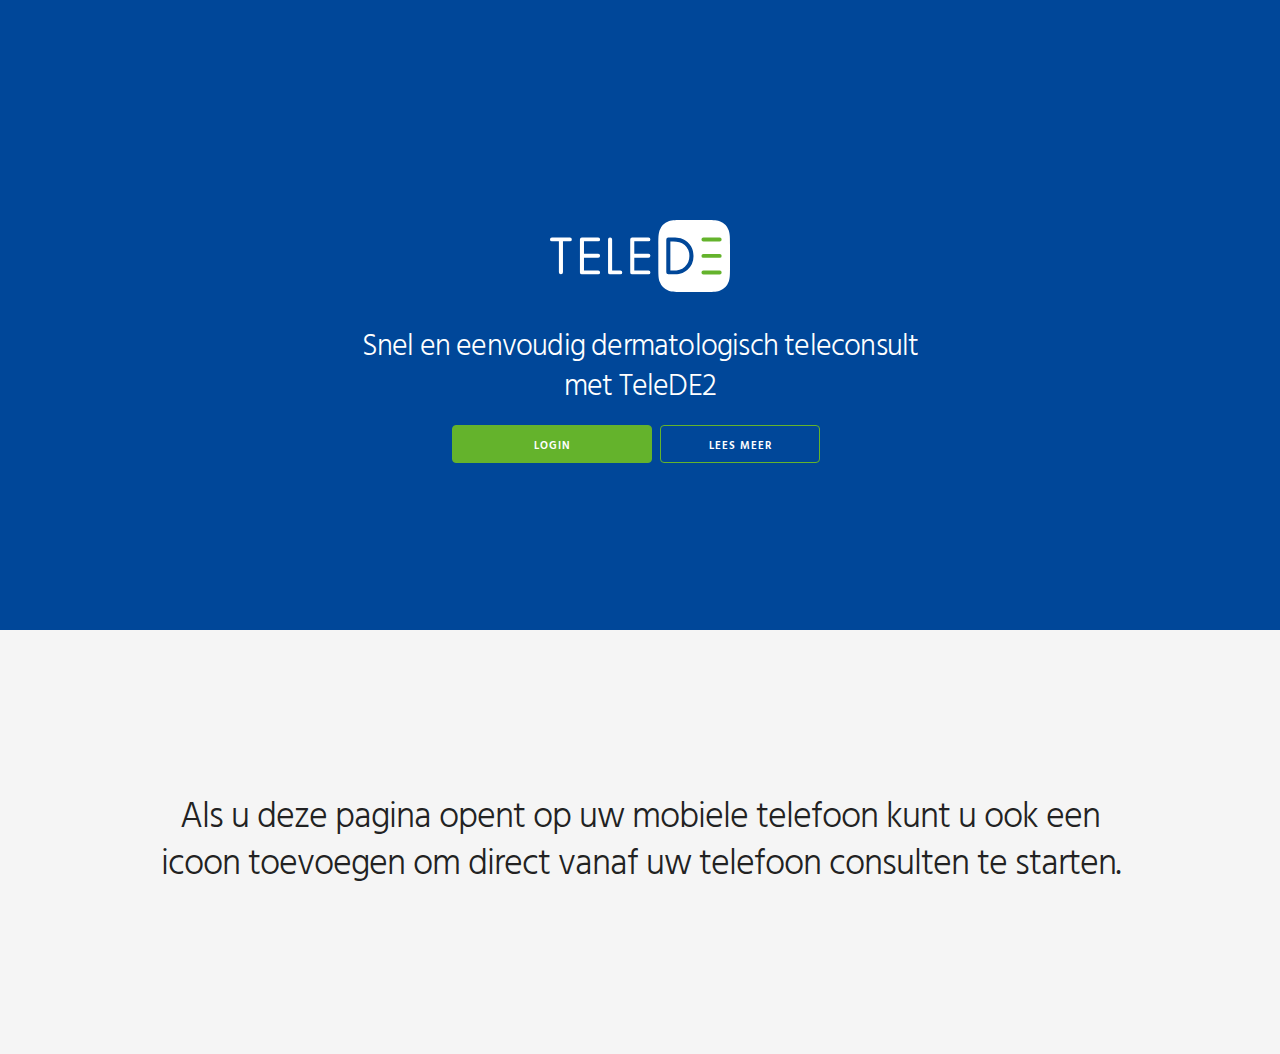
<file: index.html>
<!DOCTYPE html>
<html lang="en">

<head>
    <!-- Basic Page Needs
  –––––––––––––––––––––––––––––––––––––––––––––––––– -->
    <meta charset="utf-8">
    <title>TeleDE App</title>
    <meta name="description" content="The TeleDE App">
    <meta name="author" content="Dermicis">
    <!-- Mobile Specific Metas
  –––––––––––––––––––––––––––––––––––––––––––––––––– -->
    <meta name="viewport" content="width=device-width, initial-scale=1">
    <!-- FONT
  –––––––––––––––––––––––––––––––––––––––––––––––––– -->
    <link href="https://fonts.googleapis.com/css?family=Hind+Vadodara:300,400,600" rel="stylesheet">
    <!-- CSS
  –––––––––––––––––––––––––––––––––––––––––––––––––– -->
    <link rel="stylesheet" href="css/normalize.css">
    <link rel="stylesheet" href="css/skeleton.css">
    <link rel="stylesheet" href="css/custom.css">
    <!-- Favicon
  –––––––––––––––––––––––––––––––––––––––––––––––––– -->
    <link rel="icon" type="image/png" href="images/favicon.png">
    <!-- For iPad with high-resolution Retina display running iOS ≥ 7: -->
    <link rel="apple-touch-icon-precomposed" sizes="152x152" href="images/favicon-152.png">
    <!-- For iPad with high-resolution Retina display running iOS ≤ 6: -->
    <link rel="apple-touch-icon-precomposed" sizes="144x144" href="images/favicon-144.png">
    <!-- For iPhone with high-resolution Retina display running iOS ≥ 7: -->
    <link rel="apple-touch-icon-precomposed" sizes="120x120" href="images/favicon-120.png">
    <!-- For iPhone with high-resolution Retina display running iOS ≤ 6: -->
    <link rel="apple-touch-icon-precomposed" sizes="114x114" href="images/favicon-114.png">
    <!-- For first- and second-generation iPad: -->
    <link rel="apple-touch-icon-precomposed" sizes="72x72" href="images/favicon-72.png">
    <!-- For non-Retina iPhone, iPod Touch, and Android 2.1+ devices: -->
    <link rel="apple-touch-icon-precomposed" href="images/favicon-57.png"> 
	<script type="text/javascript" src="ua-parser.min.js"></script>
	</head>
<script type="text/javascript">
	function qs(search_for) {
		var query = window.location.search.substring(1);
		var parms = query.split('&');
		for (var i=0; i<parms.length; i++) {
			var pos = parms[i].indexOf('=');
			if (pos > 0  && search_for == parms[i].substring(0,pos)) {
				return parms[i].substring(pos+1);;
			}
		}
		return "";
	}
	
	function GoToTeleDeSignup()
	{
		document.getElementById("demo").innerHTML = "Paragraph changed.";
	}
		
	function SetSignUpButtonText()
	{
		var signupURL = qs("zivverSignup");
		if (signupURL)
		{
		document.getElementById("signupButton").href= signupURL;
		document.getElementById("signupButton").text= "Activeer account";
		document.getElementById("headerText").innerText= "Activeer direct je account, lees meer over TeleDE of voeg de App toe aan je beginscherm";
		}
		
		var parser = new UAParser();
		var uastring = navigator.userAgent;
		parser.setUA(uastring);
		var result = parser.getResult();
		
		if (result.device.type === "mobile" || result.device.type === "tablet")
		{
			if (result.os.name == "iOS")
			{
				document.getElementById('homescreen-android').style.display = 'none'; //Will hide			
				document.getElementById('homescreen-desktop').style.display = 'none'; //Will hide			
			}
			else if (result.os.name == "Android")
			{
				document.getElementById('homescreen-iphone').style.display = 'none'; //Will hide			
				document.getElementById('homescreen-desktop').style.display = 'none'; //Will hide			
			}
		}
		else
		{
			document.getElementById('homescreen-iphone').style.display = 'none'; //Will hide			
			document.getElementById('homescreen-android').style.display = 'none'; //Will hide			
		}
		
	}
	window.onload = SetSignUpButtonText;
</script>

<body>
    <!-- Primary Page Layout
  –––––––––––––––––––––––––––––––––––––––––––––––––– -->
    <div class="section login" id="intro">
        <div class="container">
            <p><img class="logo" src="images/TeleDE_Logo_RGB_white.svg"></p>
            <h4 class="login-heading"><span id="headerText">Snel en eenvoudig dermatologisch teleconsult met TeleDE2 <script type="text/javascript">navigator.userAgent</script></span></h4> <a class="button button-primary" style="width:200px" id="signupButton" href="http://app.telede.nl">Login</a><a class="button" href="http://www.telede.nl">Lees meer</a> </div>
    </div>
    <div class="section screenshots" id="homescreen-iphone">
        <div class="container">
            <h3 class="section-heading">Voeg toe aan iPhone beginscherm</h3>
            <p class="section-description">Druk op de "share" knop onderaan de browser. Kies voor "zet in beginscherm".</p>
            <div class="row">
                <div class="one-half column category left"> <img class="u-max-full-width screenshot " src="images/iphone_stap01.png"> </div>
                <div class="one-half column category right"> <img class="u-max-full-width screenshot " src="images/iphone_stap02.png"> </div>
            </div>
        </div>
    </div>
    <div class="section screenshots second" id="homescreen-android">
        <div class="container">
            <h3 class="section-heading">Voeg toe aan Android startscherm</h3>
            <p class="section-description">Druk op de "meer" knop rechts naast de adresbalk. Kies voor "toevoegen aan startscherm"</p>
            <div class="row">
                <div class="one-half column category left"> <img class="u-max-full-width screenshot " src="images/android_stap01.png"> </div>
                <div class="one-half column category right"> <img class="u-max-full-width screenshot " src="images/android_stap02.png"> </div>
            </div>
        </div>
    </div>
	<div class="section screenshots third" id="homescreen-desktop">
        <div class="container">
            <h3 class="section-heading">Als u deze pagina opent op uw mobiele telefoon kunt u ook een icoon toevoegen om direct vanaf uw telefoon consulten te starten.</h3>
            </div>
        </div>
    </div>
    <!-- End Document
  –––––––––––––––––––––––––––––––––––––––––––––––––– -->
</body>

</html>
</file>
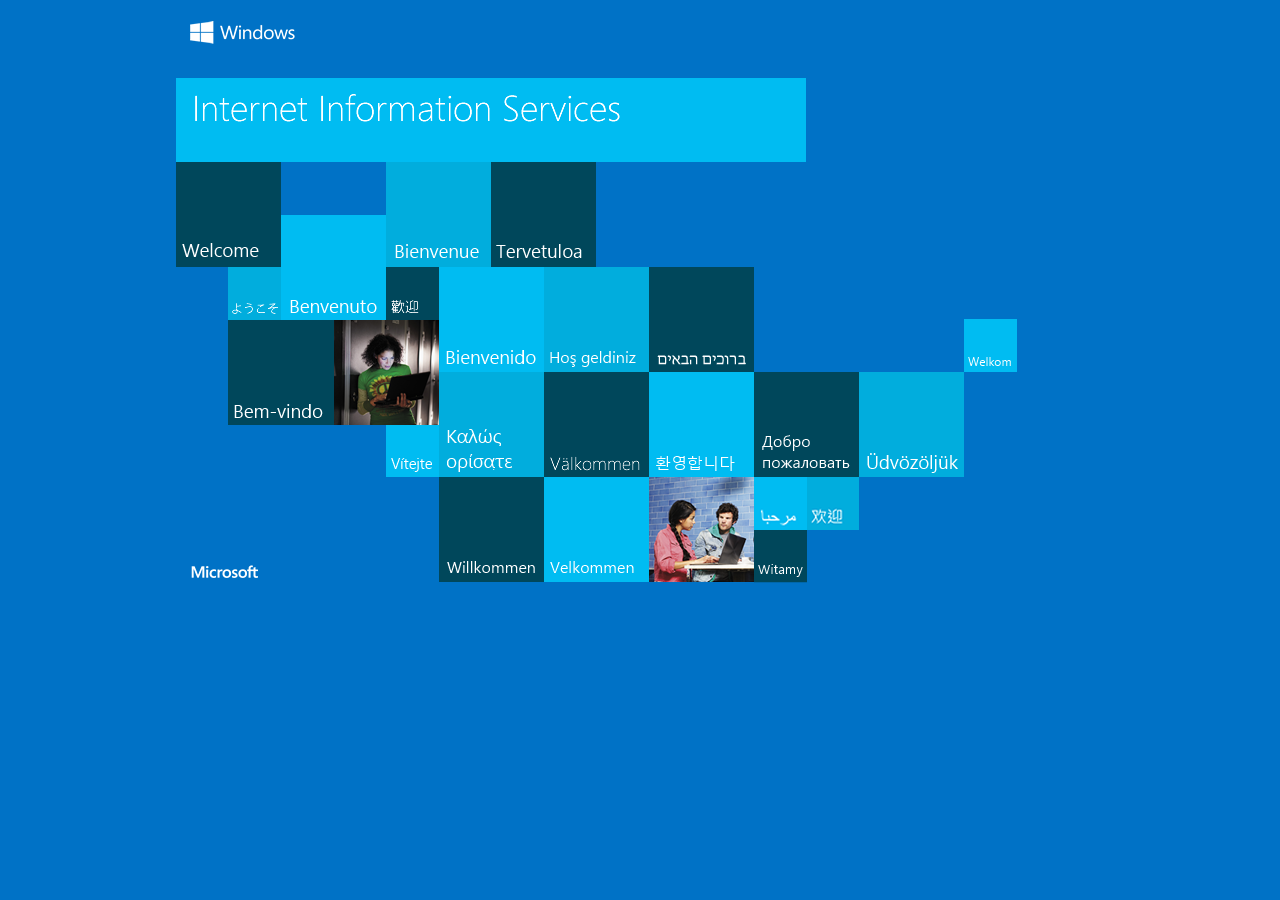
<file: iisstart.htm>
<!DOCTYPE html PUBLIC "-//W3C//DTD XHTML 1.0 Strict//EN" "http://www.w3.org/TR/xhtml1/DTD/xhtml1-strict.dtd">
<html xmlns="http://www.w3.org/1999/xhtml">
<head>
<meta http-equiv="Content-Type" content="text/html; charset=iso-8859-1" />
<title>IIS Windows</title>
<style type="text/css">
<!--
body {
	color:#000000;
	background-color:#0072C6;
	margin:0;
}

#container {
	margin-left:auto;
	margin-right:auto;
	text-align:center;
	}

a img {
	border:none;
}

-->
</style>
</head>
<body>
<div id="container">
<a href="http://go.microsoft.com/fwlink/?linkid=66138&amp;clcid=0x409"><img src="iisstart.png" alt="IIS" width="960" height="600" /></a>
</div>
</body>
</html>
</file>
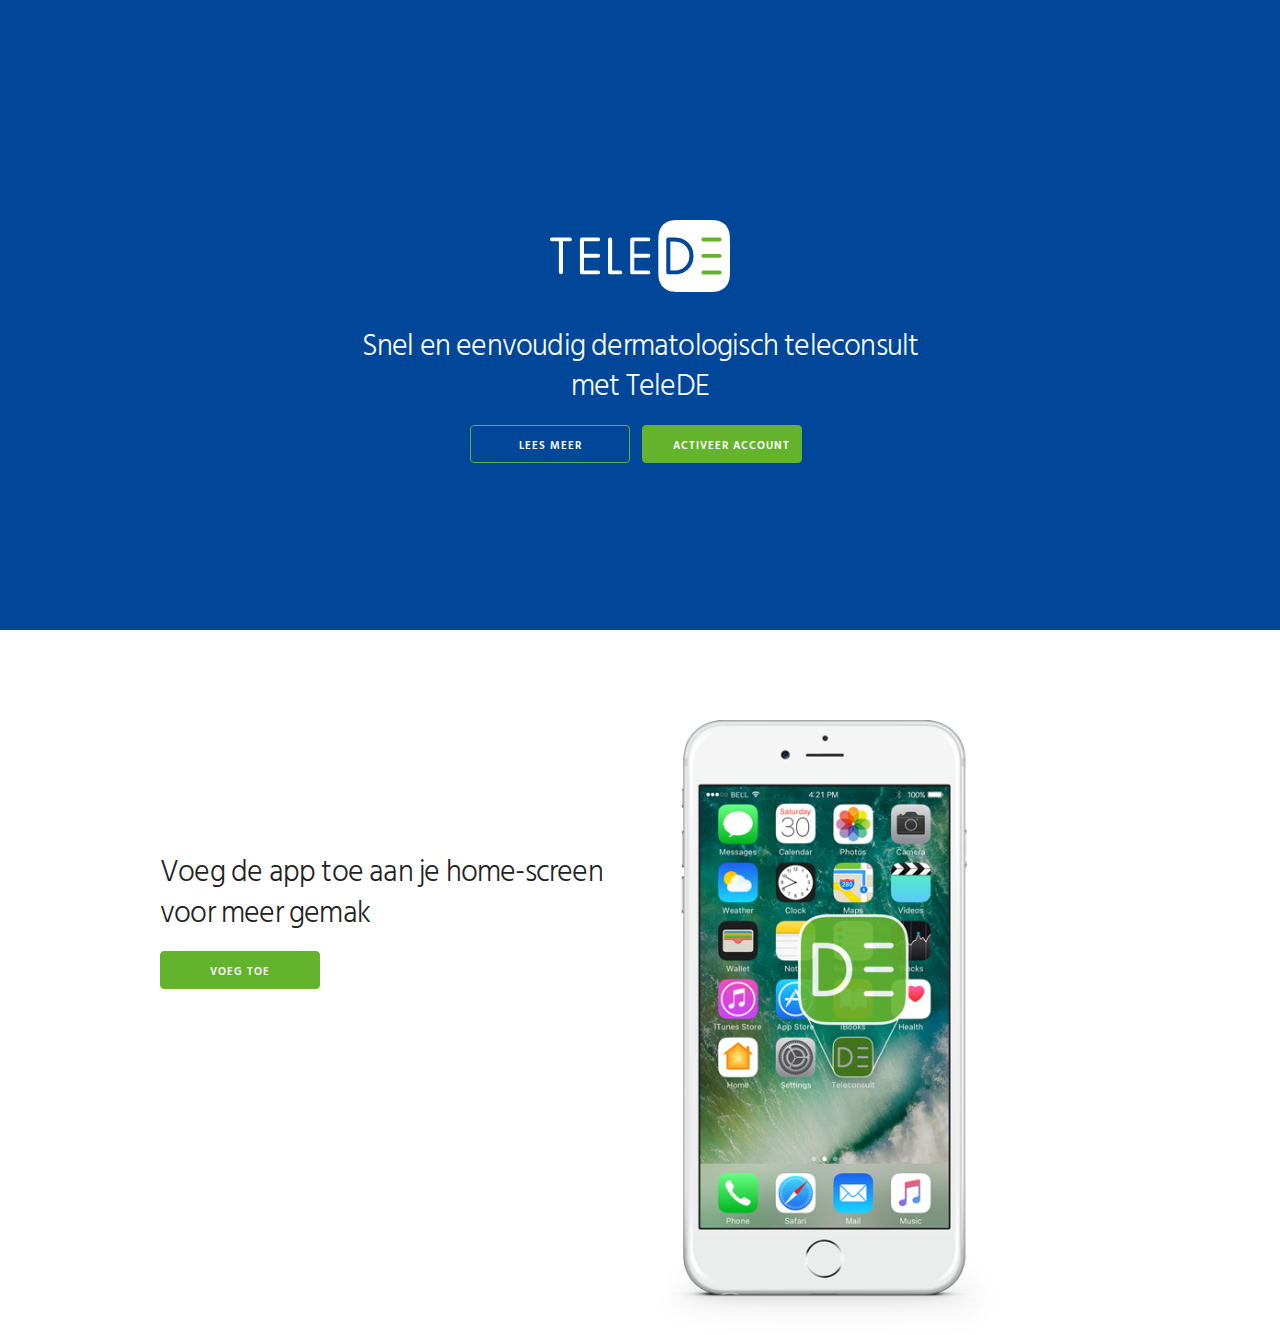
<file: index_oud.html>
<!DOCTYPE html>
<html lang="en">

<head>
    <!-- Basic Page Needs
  –––––––––––––––––––––––––––––––––––––––––––––––––– -->
    <meta charset="utf-8">
    <title>TeleDE App</title>
    <meta name="description" content="The TeleDE App">
    <meta name="author" content="Dermicis">
    <!-- Mobile Specific Metas
  –––––––––––––––––––––––––––––––––––––––––––––––––– -->
    <meta name="viewport" content="width=device-width, initial-scale=1">
    <!-- FONT
  –––––––––––––––––––––––––––––––––––––––––––––––––– -->
    <link href="https://fonts.googleapis.com/css?family=Hind+Vadodara:300,400,600" rel="stylesheet">
    <!-- CSS
  –––––––––––––––––––––––––––––––––––––––––––––––––– -->
    <link rel="stylesheet" href="css/normalize.css">
    <link rel="stylesheet" href="css/skeleton.css">
    <link rel="stylesheet" href="css/custom.css">
    <!-- Favicon
  –––––––––––––––––––––––––––––––––––––––––––––––––– -->
    <link rel="icon" type="image/png" href="images/favicon.png"> </head>
<script>
	function qs(search_for) {
		var query = window.location.search.substring(1);
		var parms = query.split('&');
		for (var i=0; i<parms.length; i++) {
			var pos = parms[i].indexOf('=');
			if (pos > 0  && search_for == parms[i].substring(0,pos)) {
				return parms[i].substring(pos+1);;
			}
		}
		return "";
	}
	
	function GoToTeleDeSignup()
	{
		document.getElementById("demo").innerHTML = "Paragraph changed.";
	}
		
	function SetSignUpButtonText()
	{
		var signupURL = qs("zivverSignup");
		if (signupURL)
		{
		document.getElementById("signupButton").href= signupURL;
		document.getElementById("signupButton").text= "Activeer account";
		}
	}
	window.onload = SetSignUpButtonText;
	
</script>
<body>
    <!-- Primary Page Layout
  –––––––––––––––––––––––––––––––––––––––––––––––––– -->
    <div class="section login">
        <div class="container">
            <p><img class="logo" src="images/TeleDE_Logo_RGB_white.svg"></p>
            <h4 class="login-heading">Snel en eenvoudig dermatologisch teleconsult met TeleDE</h4> <a class="button" href="http://www.telede.nl">Lees meer</a> <a class="button button-primary" id="signupButton" onclick="GoToTeleDeSignup()">Activeer account</a> </div>
    </div>
    <div class="section hero">
        <div class="container">
            <div class="row">
                <div class="one-half column">
                    <h4 class="hero-heading">Voeg de app toe aan je home-screen voor meer gemak</h4> <a class="button button-primary" href="http://getskeleton.com">Voeg toe</a> </div>
                <div class="one-half column phones"> <img class="phone" src="images/iphone.png"> </div>
            </div>
        </div>
    </div>
    <!-- End Document
  –––––––––––––––––––––––––––––––––––––––––––––––––– -->
</body>

</html>
</file>
<file: css/skeleton.css>
/*
* Skeleton V2.0.4
* Copyright 2014, Dave Gamache
* www.getskeleton.com
* Free to use under the MIT license.
* http://www.opensource.org/licenses/mit-license.php
* 12/29/2014
*/


/* Table of contents
––––––––––––––––––––––––––––––––––––––––––––––––––
- Grid
- Base Styles
- Typography
- Links
- Buttons
- Forms
- Lists
- Code
- Tables
- Spacing
- Utilities
- Clearing
- Media Queries
*/


/* Grid
–––––––––––––––––––––––––––––––––––––––––––––––––– */
.container {
  position: relative;
  width: 100%;
  max-width: 960px;
  margin: 0 auto;
  padding: 0 20px;
  box-sizing: border-box; }
.column,
.columns {
  width: 100%;
  float: left;
  box-sizing: border-box; }

/* For devices larger than 400px */
@media (min-width: 400px) {
  .container {
    width: 85%;
    padding: 0; }
}

/* For devices larger than 550px */
@media (min-width: 550px) {
  .container {
    width: 80%; }
  .column,
  .columns {
    margin-left: 4%; }
  .column:first-child,
  .columns:first-child {
    margin-left: 0; }

  .one.column,
  .one.columns                    { width: 4.66666666667%; }
  .two.columns                    { width: 13.3333333333%; }
  .three.columns                  { width: 22%;            }
  .four.columns                   { width: 30.6666666667%; }
  .five.columns                   { width: 39.3333333333%; }
  .six.columns                    { width: 48%;            }
  .seven.columns                  { width: 56.6666666667%; }
  .eight.columns                  { width: 65.3333333333%; }
  .nine.columns                   { width: 74.0%;          }
  .ten.columns                    { width: 82.6666666667%; }
  .eleven.columns                 { width: 91.3333333333%; }
  .twelve.columns                 { width: 100%; margin-left: 0; }

  .one-third.column               { width: 30.6666666667%; }
  .two-thirds.column              { width: 65.3333333333%; }

  .one-half.column                { width: 48%; }

  /* Offsets */
  .offset-by-one.column,
  .offset-by-one.columns          { margin-left: 8.66666666667%; }
  .offset-by-two.column,
  .offset-by-two.columns          { margin-left: 17.3333333333%; }
  .offset-by-three.column,
  .offset-by-three.columns        { margin-left: 26%;            }
  .offset-by-four.column,
  .offset-by-four.columns         { margin-left: 34.6666666667%; }
  .offset-by-five.column,
  .offset-by-five.columns         { margin-left: 43.3333333333%; }
  .offset-by-six.column,
  .offset-by-six.columns          { margin-left: 52%;            }
  .offset-by-seven.column,
  .offset-by-seven.columns        { margin-left: 60.6666666667%; }
  .offset-by-eight.column,
  .offset-by-eight.columns        { margin-left: 69.3333333333%; }
  .offset-by-nine.column,
  .offset-by-nine.columns         { margin-left: 78.0%;          }
  .offset-by-ten.column,
  .offset-by-ten.columns          { margin-left: 86.6666666667%; }
  .offset-by-eleven.column,
  .offset-by-eleven.columns       { margin-left: 95.3333333333%; }

  .offset-by-one-third.column,
  .offset-by-one-third.columns    { margin-left: 34.6666666667%; }
  .offset-by-two-thirds.column,
  .offset-by-two-thirds.columns   { margin-left: 69.3333333333%; }

  .offset-by-one-half.column,
  .offset-by-one-half.columns     { margin-left: 52%; }

}


/* Base Styles
–––––––––––––––––––––––––––––––––––––––––––––––––– */
/* NOTE
html is set to 62.5% so that all the REM measurements throughout Skeleton
are based on 10px sizing. So basically 1.5rem = 15px :) */
html {
  font-size: 62.5%; }
body {
  font-size: 1.5em; /* currently ems cause chrome bug misinterpreting rems on body element */
  line-height: 1.6;
  font-weight: 400;
  font-family: "Raleway", "HelveticaNeue", "Helvetica Neue", Helvetica, Arial, sans-serif;
  color: #222; }


/* Typography
–––––––––––––––––––––––––––––––––––––––––––––––––– */
h1, h2, h3, h4, h5, h6 {
  margin-top: 0;
  margin-bottom: 2rem;
  font-weight: 300; }
h1 { font-size: 4.0rem; line-height: 1.2;  letter-spacing: -.1rem;}
h2 { font-size: 3.6rem; line-height: 1.25; letter-spacing: -.1rem; }
h3 { font-size: 3.0rem; line-height: 1.3;  letter-spacing: -.1rem; }
h4 { font-size: 2.4rem; line-height: 1.35; letter-spacing: -.08rem; }
h5 { font-size: 1.8rem; line-height: 1.5;  letter-spacing: -.05rem; }
h6 { font-size: 1.5rem; line-height: 1.6;  letter-spacing: 0; }

/* Larger than phablet */
@media (min-width: 550px) {
  h1 { font-size: 5.0rem; }
  h2 { font-size: 4.2rem; }
  h3 { font-size: 3.6rem; }
  h4 { font-size: 3.0rem; }
  h5 { font-size: 2.4rem; }
  h6 { font-size: 1.5rem; }
}

p {
  margin-top: 0; }


/* Links
–––––––––––––––––––––––––––––––––––––––––––––––––– */
a {
  color: #1EAEDB; }
a:hover {
  color: #0FA0CE; }


/* Buttons
–––––––––––––––––––––––––––––––––––––––––––––––––– */
.button,
button,
input[type="submit"],
input[type="reset"],
input[type="button"] {
  display: inline-block;
  height: 38px;
  padding: 0 30px;
  color: #555;
  text-align: center;
  font-size: 11px;
  font-weight: 600;
  line-height: 38px;
  letter-spacing: .1rem;
  text-transform: uppercase;
  text-decoration: none;
  white-space: nowrap;
  background-color: transparent;
  border-radius: 4px;
  border: 1px solid #bbb;
  cursor: pointer;
  box-sizing: border-box; }
.button:hover,
button:hover,
input[type="submit"]:hover,
input[type="reset"]:hover,
input[type="button"]:hover,
.button:focus,
button:focus,
input[type="submit"]:focus,
input[type="reset"]:focus,
input[type="button"]:focus {
  color: #333;
  border-color: #888;
  outline: 0; }
.button.button-primary,
button.button-primary,
input[type="submit"].button-primary,
input[type="reset"].button-primary,
input[type="button"].button-primary {
  color: #FFF;
  background-color: #33C3F0;
  border-color: #33C3F0; }
.button.button-primary:hover,
button.button-primary:hover,
input[type="submit"].button-primary:hover,
input[type="reset"].button-primary:hover,
input[type="button"].button-primary:hover,
.button.button-primary:focus,
button.button-primary:focus,
input[type="submit"].button-primary:focus,
input[type="reset"].button-primary:focus,
input[type="button"].button-primary:focus {
  color: #FFF;
  background-color: #1EAEDB;
  border-color: #1EAEDB; }


/* Forms
–––––––––––––––––––––––––––––––––––––––––––––––––– */
input[type="email"],
input[type="number"],
input[type="search"],
input[type="text"],
input[type="tel"],
input[type="url"],
input[type="password"],
textarea,
select {
  height: 38px;
  padding: 6px 10px; /* The 6px vertically centers text on FF, ignored by Webkit */
  background-color: #fff;
  border: 1px solid #D1D1D1;
  border-radius: 4px;
  box-shadow: none;
  box-sizing: border-box; }
/* Removes awkward default styles on some inputs for iOS */
input[type="email"],
input[type="number"],
input[type="search"],
input[type="text"],
input[type="tel"],
input[type="url"],
input[type="password"],
textarea {
  -webkit-appearance: none;
     -moz-appearance: none;
          appearance: none; }
textarea {
  min-height: 65px;
  padding-top: 6px;
  padding-bottom: 6px; }
input[type="email"]:focus,
input[type="number"]:focus,
input[type="search"]:focus,
input[type="text"]:focus,
input[type="tel"]:focus,
input[type="url"]:focus,
input[type="password"]:focus,
textarea:focus,
select:focus {
  border: 1px solid #33C3F0;
  outline: 0; }
label,
legend {
  display: block;
  margin-bottom: .5rem;
  font-weight: 600; }
fieldset {
  padding: 0;
  border-width: 0; }
input[type="checkbox"],
input[type="radio"] {
  display: inline; }
label > .label-body {
  display: inline-block;
  margin-left: .5rem;
  font-weight: normal; }


/* Lists
–––––––––––––––––––––––––––––––––––––––––––––––––– */
ul {
  list-style: circle inside; }
ol {
  list-style: decimal inside; }
ol, ul {
  padding-left: 0;
  margin-top: 0; }
ul ul,
ul ol,
ol ol,
ol ul {
  margin: 1.5rem 0 1.5rem 3rem;
  font-size: 90%; }
li {
  margin-bottom: 1rem; }


/* Code
–––––––––––––––––––––––––––––––––––––––––––––––––– */
code {
  padding: .2rem .5rem;
  margin: 0 .2rem;
  font-size: 90%;
  white-space: nowrap;
  background: #F1F1F1;
  border: 1px solid #E1E1E1;
  border-radius: 4px; }
pre > code {
  display: block;
  padding: 1rem 1.5rem;
  white-space: pre; }


/* Tables
–––––––––––––––––––––––––––––––––––––––––––––––––– */
th,
td {
  padding: 12px 15px;
  text-align: left;
  border-bottom: 1px solid #E1E1E1; }
th:first-child,
td:first-child {
  padding-left: 0; }
th:last-child,
td:last-child {
  padding-right: 0; }


/* Spacing
–––––––––––––––––––––––––––––––––––––––––––––––––– */
button,
.button {
  margin-bottom: 1rem; }
input,
textarea,
select,
fieldset {
  margin-bottom: 1.5rem; }
pre,
blockquote,
dl,
figure,
table,
p,
ul,
ol,
form {
  margin-bottom: 2.5rem; }


/* Utilities
–––––––––––––––––––––––––––––––––––––––––––––––––– */
.u-full-width {
  width: 100%;
  box-sizing: border-box; }
.u-max-full-width {
  max-width: 100%;
  box-sizing: border-box; }
.u-pull-right {
  float: right; }
.u-pull-left {
  float: left; }


/* Misc
–––––––––––––––––––––––––––––––––––––––––––––––––– */
hr {
  margin-top: 3rem;
  margin-bottom: 3.5rem;
  border-width: 0;
  border-top: 1px solid #E1E1E1; }


/* Clearing
–––––––––––––––––––––––––––––––––––––––––––––––––– */

/* Self Clearing Goodness */
.container:after,
.row:after,
.u-cf {
  content: "";
  display: table;
  clear: both; }


/* Media Queries
–––––––––––––––––––––––––––––––––––––––––––––––––– */
/*
Note: The best way to structure the use of media queries is to create the queries
near the relevant code. For example, if you wanted to change the styles for buttons
on small devices, paste the mobile query code up in the buttons section and style it
there.
*/


/* Larger than mobile */
@media (min-width: 400px) {}

/* Larger than phablet (also point when grid becomes active) */
@media (min-width: 550px) {}

/* Larger than tablet */
@media (min-width: 750px) {}

/* Larger than desktop */
@media (min-width: 1000px) {}

/* Larger than Desktop HD */
@media (min-width: 1200px) {}
</file>
<file: css/custom.css>
/* Shared
–––––––––––––––––––––––––––––––––––––––––––––––––– */

body {
    font-family: 'Hind Vadodara', sans-serif;
}

.button.button-primary {
    background-color: #64b32c;
    border-color: #64b32c;
}

.button.button-primary:hover {
    background-color: #81c550;
    border-color: #81c550;
}

.button {
    width: 160px;
    border-color: #64b32c;
}

.button:hover {
    border-color: #81c550;
}


/* Sections
–––––––––––––––––––––––––––––––––––––––––––––––––– */

.section {
    padding: 8rem 0 7rem;
    text-align: center;
}


/* Login
–––––––––––––––––––––––––––––––––––––––––––––––––– */

.logo {
    max-width: 180px;
}

.login {
    background-color: #004799;
    color: #fff;
}

.login .button {
    margin-right: 8px;
    color: #fff;
}

.login .button:hover {
    color: rgba(255, 255, 255, 0.9);
}


/* Hero
–––––––––––––––––––––––––––––––––––––––––––––––––– */

.phones {
    position: relative;
}

.phone {
    position: relative;
    max-width: 80%;
    margin: 3rem auto -12rem;
}

.login .button {
    margin-right: 8px;
}


/* screenshots
–––––––––––––––––––––––––––––––––––––––––––––––––– */

.screenshots {
    background-color: #f5f5f5;
}

.screenshots .section-description {
    margin-bottom: 4rem;
}

.screenshot {
    max-width: 240px;
    margin-bottom: 16px;
    box-shadow: 0 0 16px 0 rgba(0, 0, 0, 0.24);
}

.second {
    background-color: #fff;
}


/* Bigger than 550 */

@media (min-width: 550px) {
    .section {
        padding: 12rem 0 11rem;
    }
    .hero {
        padding-bottom: 12rem;
        text-align: left;
        height: 165px;
    }
    .login {
        padding-bottom: 12rem;
        text-align: center;
        height: 165px;
    }
    .phone {
        position: absolute;
        top: -7rem;
        max-height: 362px;
        z-index: 3;
    }
    .login-heading {
        font-size: 2.4rem;
    }
    .hero-heading {
        font-size: 2.4rem;
    }
}


/* Bigger than 750 */

@media (min-width: 750px) {
    .hero {
        height: 190px;
    }
    .hero-heading {
        font-size: 2.6rem;
    }
    .login {
        height: 190px;
    }
    .login-heading {
        font-size: 2.6rem;
        max-width: 60%;
        margin-left: auto;
        margin-right: auto;
    }
    .section-description {
        max-width: 60%;
        margin-left: auto;
        margin-right: auto;
    }
    .section {
        padding: 14rem 0 15rem;
    }
    .login {
        padding: 16rem 0 14rem;
    }
    .phone {
        top: -14rem;
        max-height: 510px;
    }
    .screenshots {
        padding: 15rem 0 8rem;
    }
}


/* Bigger than 1000 */

@media (min-width: 1000px) {
    .section {
        padding: 16rem 0 15rem;
    }
    .hero {
        padding: 22rem 0;
    }
    .hero-heading {
        font-size: 3.0rem;
    }
    .login {
        padding: 22rem 0;
    }
    .login-heading {
        font-size: 3.0rem;
    }
    .phone {
        top: -16rem;
        max-height: 615px;
    }
    .left {
        text-align: right;
    }
    .right {
        text-align: left;
    }
}
</file>
